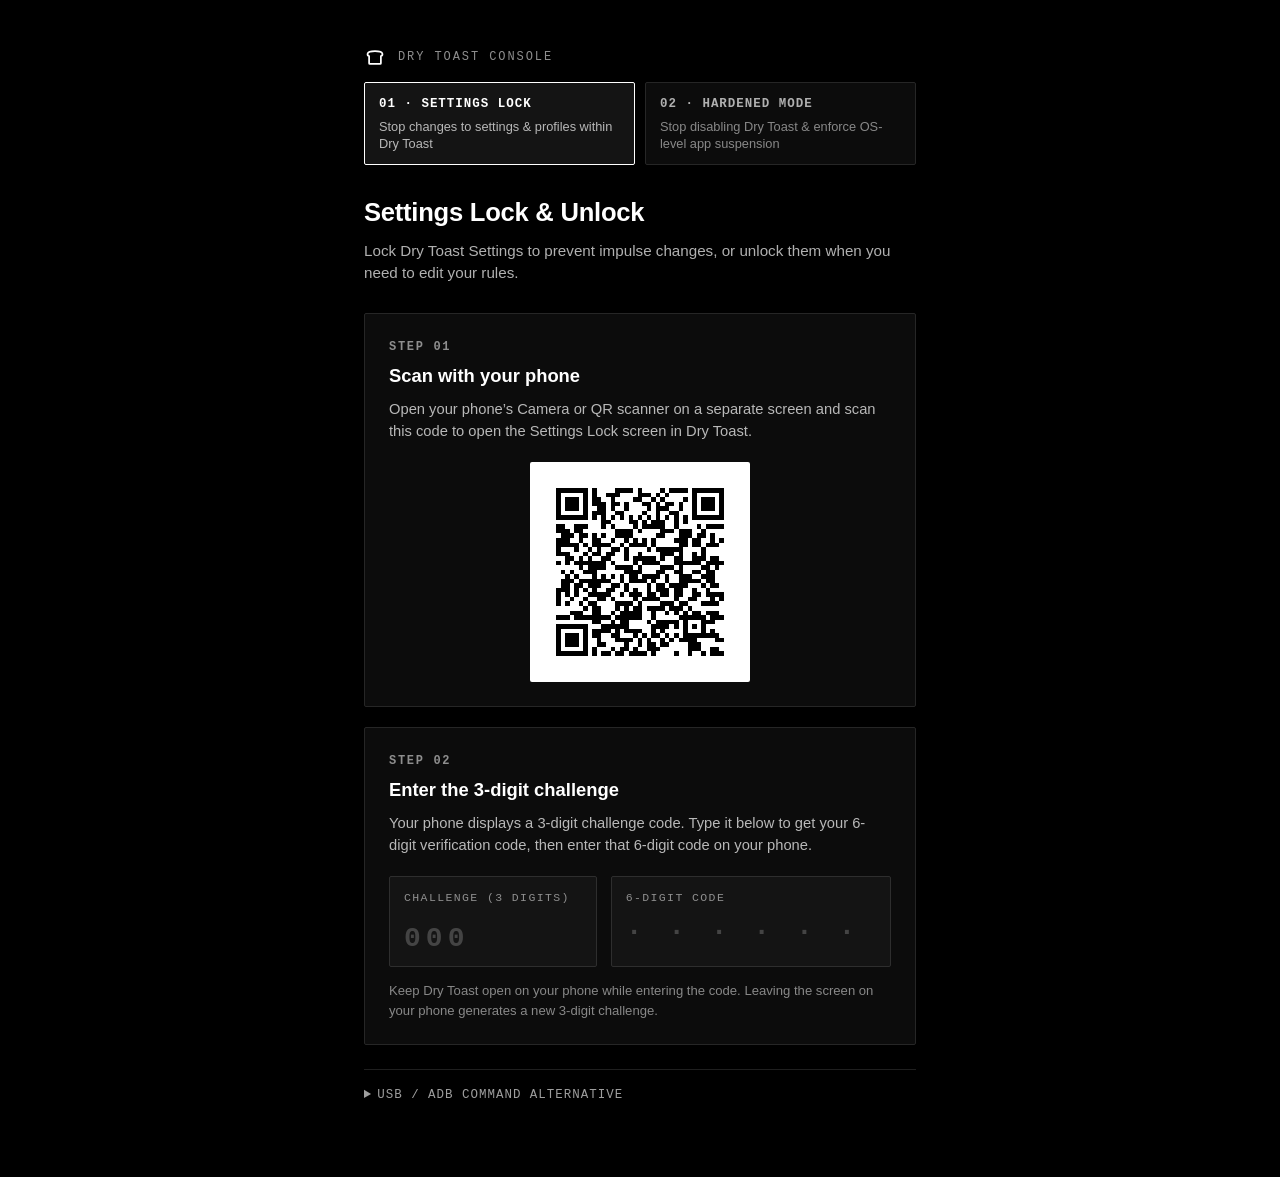
<file: site/console/index.html>
<!DOCTYPE html>
<html lang="en">
<head>
  <meta charset="UTF-8">
  <meta name="viewport" content="width=device-width, initial-scale=1.0">
  <meta name="robots" content="noindex, nofollow">
  <title>Settings Lock | Dry Toast Console</title>
  <link rel="icon" type="image/svg+xml" href="/favicon.svg">
  <style>
    * {
      box-sizing: border-box;
    }
    html, body {
      margin: 0;
      padding: 0;
      background-color: #000000;
      color: #ffffff;
      font-family: -apple-system, BlinkMacSystemFont, "Segoe UI", Roboto, Helvetica, Arial, sans-serif;
      font-size: 16px;
      line-height: 1.5;
      -webkit-font-smoothing: antialiased;
    }
    main {
      max-width: 600px;
      margin: 0 auto;
      padding: 48px 24px 72px;
    }
    .header {
      display: flex;
      align-items: center;
      gap: 12px;
      margin-bottom: 8px;
    }
    .caret {
      width: 22px;
      height: 15px;
      flex-shrink: 0;
    }
    .eyebrow {
      font-family: ui-monospace, SFMono-Regular, Menlo, Monaco, Consolas, monospace;
      font-size: 0.75rem;
      letter-spacing: 0.16em;
      color: #8e8e8e;
      text-transform: uppercase;
    }
    .mode-switcher {
      display: grid;
      grid-template-columns: 1fr 1fr;
      gap: 10px;
      margin-bottom: 28px;
    }
    @media (max-width: 480px) {
      .mode-switcher {
        grid-template-columns: 1fr;
      }
    }
    .mode-link {
      display: block;
      text-decoration: none;
      background: #0c0c0c;
      border: 1px solid #262626;
      border-radius: 2px;
      padding: 12px 14px;
      color: #b0b0b0;
      transition: border-color 120ms ease;
    }
    .mode-link:hover {
      border-color: #666666;
      color: #ffffff;
    }
    .mode-link.active {
      background: #141414;
      border-color: #ffffff;
      color: #ffffff;
    }
    .mode-link-title {
      display: block;
      font-family: ui-monospace, SFMono-Regular, Menlo, Monaco, Consolas, monospace;
      font-size: 0.78rem;
      font-weight: 700;
      letter-spacing: 0.08em;
      text-transform: uppercase;
      margin-bottom: 4px;
      color: inherit;
    }
    .mode-link-desc {
      display: block;
      font-size: 0.8rem;
      color: #888888;
      line-height: 1.35;
    }
    .mode-link.active .mode-link-desc {
      color: #b8b8b8;
    }
    h1 {
      font-size: 1.6rem;
      font-weight: 700;
      margin: 4px 0 8px;
      letter-spacing: -0.01em;
    }
    .subtitle {
      color: #b0b0b0;
      margin: 0 0 28px;
      font-size: 0.95rem;
    }
    .mobile-second-device-note {
      display: none;
      background: #141414;
      border: 1px solid #3a3a3a;
      border-radius: 2px;
      padding: 12px 14px;
      margin: 0 0 20px;
      font-size: 0.86rem;
      color: #d8d8d8;
    }
    .mobile-second-device-note code {
      font-family: ui-monospace, SFMono-Regular, Menlo, Monaco, Consolas, monospace;
      color: #ffffff;
    }
    @media (max-width: 600px) {
      .mobile-second-device-note {
        display: block;
      }
    }
    hr {
      border: 0;
      border-top: 1px solid #262626;
      margin: 28px 0;
    }
    .step-card {
      background: #0c0c0c;
      border: 1px solid #262626;
      border-radius: 2px;
      padding: 24px;
      margin-bottom: 20px;
    }
    .step-label {
      font-family: ui-monospace, SFMono-Regular, Menlo, Monaco, Consolas, monospace;
      font-size: 0.75rem;
      font-weight: 600;
      letter-spacing: 0.14em;
      color: #8e8e8e;
      text-transform: uppercase;
      margin: 0 0 6px;
    }
    h2 {
      font-size: 1.15rem;
      font-weight: 600;
      margin: 0 0 8px;
    }
    .step-desc {
      color: #b8b8b8;
      font-size: 0.92rem;
      margin: 0 0 20px;
    }
    .qr-wrap {
      display: flex;
      flex-direction: column;
      align-items: center;
      gap: 12px;
    }
    .qr-box {
      width: 220px;
      height: 220px;
      background: #ffffff;
      padding: 8px;
      border-radius: 2px;
      display: flex;
      align-items: center;
      justify-content: center;
    }
    .qr-box svg {
      width: 100%;
      height: 100%;
      display: block;
    }
    .generator-grid {
      display: grid;
      grid-template-columns: 1fr 1.35fr;
      gap: 14px;
      align-items: stretch;
    }
    @media (max-width: 480px) {
      .generator-grid {
        grid-template-columns: 1fr;
      }
    }
    .box-field {
      background: #141414;
      border: 1px solid #2e2e2e;
      border-radius: 2px;
      padding: 12px 14px;
      display: flex;
      flex-direction: column;
      justify-content: space-between;
    }
    .box-field:focus-within {
      border-color: #ffffff;
    }
    .field-label {
      font-family: ui-monospace, SFMono-Regular, Menlo, Monaco, Consolas, monospace;
      font-size: 0.72rem;
      letter-spacing: 0.12em;
      color: #8e8e8e;
      text-transform: uppercase;
      margin-bottom: 6px;
    }
    .challenge-input {
      width: 100%;
      background: transparent;
      border: none;
      outline: none;
      color: #ffffff;
      font-family: ui-monospace, SFMono-Regular, Menlo, Monaco, Consolas, monospace;
      font-size: 1.75rem;
      font-weight: 700;
      letter-spacing: 0.18em;
      padding: 0;
    }
    .challenge-input::placeholder {
      color: #444444;
    }
    .response-value {
      font-family: ui-monospace, SFMono-Regular, Menlo, Monaco, Consolas, monospace;
      font-size: 1.75rem;
      font-weight: 700;
      letter-spacing: 0.16em;
      color: #ffffff;
      user-select: all;
    }
    .response-value.placeholder {
      color: #444444;
    }
    .note {
      font-size: 0.82rem;
      color: #888888;
      margin: 14px 0 0;
    }
    details {
      margin-top: 24px;
      border-top: 1px solid #1f1f1f;
      padding-top: 16px;
      color: #8e8e8e;
      font-size: 0.85rem;
    }
    summary {
      cursor: pointer;
      font-family: ui-monospace, SFMono-Regular, Menlo, Monaco, Consolas, monospace;
      font-size: 0.78rem;
      letter-spacing: 0.08em;
      text-transform: uppercase;
      color: #9e9e9e;
    }
    pre {
      background: #0c0c0c;
      border: 1px solid #262626;
      padding: 12px;
      overflow-x: auto;
      color: #d8d8d8;
      font-family: ui-monospace, SFMono-Regular, Menlo, Monaco, Consolas, monospace;
      font-size: 0.78rem;
      line-height: 1.5;
      margin: 12px 0 0;
    }
  </style>
</head>
<body>
  <main>
    <div class="header" style="margin-bottom: 16px;">
      <svg class="caret" viewBox="22 25 64 56" aria-hidden="true">
        <path fill="none" stroke="#ffffff" stroke-width="6.5" stroke-linejoin="round" d="M35,77 C33.3,77 32,75.7 32,74 L32,48 C27.5,46.8 25.5,43 26.5,38.5 C27.8,32.5 36.5,29 54,29 C71.5,29 80.2,32.5 81.5,38.5 C82.5,43 80.5,46.8 76,48 L76,74 C76,75.7 74.7,77 73,77 Z"/>
      </svg>
      <span class="eyebrow">Dry Toast Console</span>
    </div>

    <nav class="mode-switcher" aria-label="Console mode selector">
      <a class="mode-link active" href="/console" aria-current="page">
        <span class="mode-link-title">01 · Settings Lock</span>
        <span class="mode-link-desc">Stop changes to settings &amp; profiles within Dry Toast</span>
      </a>
      <a class="mode-link" href="/console/hardening">
        <span class="mode-link-title">02 · Hardened Mode</span>
        <span class="mode-link-desc">Stop disabling Dry Toast &amp; enforce OS-level app suspension</span>
      </a>
    </nav>

    <h1>Settings Lock &amp; Unlock</h1>
    <p class="subtitle">Lock Dry Toast Settings to prevent impulse changes, or unlock them when you need to edit your rules.</p>

    <div class="mobile-second-device-note" role="note">
      <strong>Viewing on your phone?</strong> Open <code>drytoast.app/console</code> on a computer or second screen so you can scan the QR code below with this phone.
    </div>

    <!-- STEP 1: QR CODE -->
    <section class="step-card">
      <p class="step-label">Step 01</p>
      <h2>Scan with your phone</h2>
      <p class="step-desc">Open your phone’s Camera or QR scanner on a separate screen and scan this code to open the Settings Lock screen in Dry Toast.</p>
      <div class="qr-wrap">
        <div class="qr-box" role="img" aria-label="QR code for Dry Toast Settings Lock deep link">
          <svg xmlns="http://www.w3.org/2000/svg" width="360" height="360" viewBox="0 0 360 360" shape-rendering="crispEdges" role="img" aria-label="QR Code"><rect width="360" height="360" fill="#ffffff"/><path d="M32,32h56v8h-56zM96,32h8v8h-8zM136,32h32v8h-32zM176,32h8v8h-8zM216,32h8v8h-8zM232,32h32v8h-32zM272,32h56v8h-56zM32,40h8v8h-8zM80,40h8v8h-8zM96,40h8v8h-8zM120,40h24v8h-24zM176,40h24v8h-24zM208,40h8v8h-8zM224,40h8v8h-8zM272,40h8v8h-8zM320,40h8v8h-8zM32,48h8v8h-8zM48,48h24v8h-24zM80,48h8v8h-8zM96,48h16v8h-16zM128,48h8v8h-8zM168,48h16v8h-16zM200,48h8v8h-8zM216,48h8v8h-8zM256,48h8v8h-8zM272,48h8v8h-8zM288,48h24v8h-24zM320,48h8v8h-8zM32,56h8v8h-8zM48,56h24v8h-24zM80,56h8v8h-8zM96,56h24v8h-24zM128,56h16v8h-16zM152,56h8v8h-8zM184,56h16v8h-16zM208,56h8v8h-8zM224,56h16v8h-16zM248,56h8v8h-8zM272,56h8v8h-8zM288,56h24v8h-24zM320,56h8v8h-8zM32,64h8v8h-8zM48,64h24v8h-24zM80,64h8v8h-8zM104,64h16v8h-16zM128,64h8v8h-8zM152,64h8v8h-8zM192,64h8v8h-8zM208,64h24v8h-24zM248,64h8v8h-8zM272,64h8v8h-8zM288,64h24v8h-24zM320,64h8v8h-8zM32,72h8v8h-8zM80,72h8v8h-8zM96,72h24v8h-24zM136,72h16v8h-16zM184,72h8v8h-8zM208,72h8v8h-8zM232,72h16v8h-16zM272,72h8v8h-8zM320,72h8v8h-8zM32,80h56v8h-56zM96,80h8v8h-8zM112,80h8v8h-8zM128,80h8v8h-8zM144,80h8v8h-8zM160,80h8v8h-8zM176,80h8v8h-8zM192,80h8v8h-8zM208,80h8v8h-8zM224,80h8v8h-8zM240,80h8v8h-8zM256,80h8v8h-8zM272,80h56v8h-56zM112,88h16v8h-16zM160,88h16v8h-16zM184,88h8v8h-8zM200,88h24v8h-24zM240,88h8v8h-8zM256,88h8v8h-8zM32,96h16v8h-16zM64,96h24v8h-24zM112,96h8v8h-8zM128,96h8v8h-8zM168,96h8v8h-8zM184,96h40v8h-40zM240,96h8v8h-8zM280,96h8v8h-8zM296,96h32v8h-32zM32,104h24v8h-24zM64,104h16v8h-16zM136,104h32v8h-32zM176,104h8v8h-8zM216,104h24v8h-24zM248,104h24v8h-24zM288,104h8v8h-8zM40,112h24v8h-24zM72,112h16v8h-16zM96,112h8v8h-8zM112,112h8v8h-8zM136,112h32v8h-32zM208,112h16v8h-16zM248,112h24v8h-24zM280,112h16v8h-16zM304,112h8v8h-8zM32,120h24v8h-24zM72,120h8v8h-8zM96,120h16v8h-16zM128,120h8v8h-8zM152,120h8v8h-8zM168,120h8v8h-8zM184,120h8v8h-8zM200,120h8v8h-8zM240,120h24v8h-24zM272,120h16v8h-16zM304,120h8v8h-8zM320,120h8v8h-8zM32,128h40v8h-40zM80,128h8v8h-8zM96,128h32v8h-32zM144,128h8v8h-8zM160,128h32v8h-32zM200,128h8v8h-8zM248,128h16v8h-16zM272,128h16v8h-16zM296,128h24v8h-24zM32,136h8v8h-8zM64,136h8v8h-8zM88,136h8v8h-8zM104,136h8v8h-8zM128,136h16v8h-16zM152,136h8v8h-8zM192,136h8v8h-8zM208,136h48v8h-48zM288,136h8v8h-8zM32,144h24v8h-24zM80,144h8v8h-8zM96,144h16v8h-16zM120,144h16v8h-16zM152,144h8v8h-8zM176,144h8v8h-8zM216,144h24v8h-24zM248,144h8v8h-8zM272,144h8v8h-8zM288,144h8v8h-8zM48,152h16v8h-16zM72,152h8v8h-8zM88,152h8v8h-8zM112,152h16v8h-16zM152,152h8v8h-8zM168,152h40v8h-40zM216,152h8v8h-8zM240,152h16v8h-16zM272,152h24v8h-24zM304,152h16v8h-16zM32,160h8v8h-8zM48,160h8v8h-8zM64,160h56v8h-56zM128,160h8v8h-8zM168,160h8v8h-8zM184,160h32v8h-32zM240,160h48v8h-48zM296,160h32v8h-32zM72,168h8v8h-8zM88,168h32v8h-32zM136,168h32v8h-32zM176,168h8v8h-8zM216,168h24v8h-24zM248,168h8v8h-8zM288,168h16v8h-16zM312,168h8v8h-8zM40,176h8v8h-8zM56,176h8v8h-8zM80,176h24v8h-24zM152,176h32v8h-32zM208,176h16v8h-16zM240,176h16v8h-16zM272,176h16v8h-16zM296,176h16v8h-16zM48,184h8v8h-8zM64,184h8v8h-8zM96,184h8v8h-8zM112,184h8v8h-8zM128,184h8v8h-8zM144,184h8v8h-8zM160,184h16v8h-16zM184,184h32v8h-32zM224,184h8v8h-8zM248,184h24v8h-24zM288,184h24v8h-24zM40,192h24v8h-24zM72,192h56v8h-56zM144,192h8v8h-8zM160,192h32v8h-32zM200,192h8v8h-8zM224,192h8v8h-8zM248,192h40v8h-40zM296,192h16v8h-16zM40,200h16v8h-16zM64,200h16v8h-16zM88,200h24v8h-24zM128,200h16v8h-16zM152,200h8v8h-8zM192,200h8v8h-8zM208,200h16v8h-16zM232,200h32v8h-32zM288,200h8v8h-8zM304,200h16v8h-16zM32,208h24v8h-24zM64,208h8v8h-8zM80,208h8v8h-8zM96,208h8v8h-8zM120,208h16v8h-16zM152,208h8v8h-8zM168,208h8v8h-8zM192,208h8v8h-8zM208,208h24v8h-24zM240,208h16v8h-16zM272,208h8v8h-8zM296,208h8v8h-8zM32,216h8v8h-8zM48,216h8v8h-8zM64,216h8v8h-8zM88,216h40v8h-40zM144,216h8v8h-8zM160,216h24v8h-24zM192,216h16v8h-16zM216,216h16v8h-16zM240,216h16v8h-16zM272,216h16v8h-16zM296,216h32v8h-32zM32,224h8v8h-8zM56,224h8v8h-8zM80,224h8v8h-8zM104,224h16v8h-16zM128,224h8v8h-8zM168,224h8v8h-8zM184,224h32v8h-32zM240,224h8v8h-8zM264,224h16v8h-16zM304,224h8v8h-8zM320,224h8v8h-8zM32,232h8v8h-8zM48,232h8v8h-8zM72,232h8v8h-8zM88,232h16v8h-16zM136,232h32v8h-32zM176,232h8v8h-8zM216,232h24v8h-24zM248,232h16v8h-16zM288,232h32v8h-32zM80,240h8v8h-8zM96,240h16v8h-16zM136,240h8v8h-8zM152,240h8v8h-8zM168,240h16v8h-16zM192,240h32v8h-32zM232,240h24v8h-24zM264,240h8v8h-8zM56,248h24v8h-24zM96,248h16v8h-16zM128,248h8v8h-8zM144,248h40v8h-40zM200,248h8v8h-8zM224,248h8v8h-8zM240,248h8v8h-8zM256,248h8v8h-8zM272,248h16v8h-16zM296,248h24v8h-24zM32,256h24v8h-24zM64,256h64v8h-64zM136,256h48v8h-48zM200,256h8v8h-8zM248,256h48v8h-48zM304,256h24v8h-24zM96,264h16v8h-16zM128,264h8v8h-8zM144,264h16v8h-16zM192,264h8v8h-8zM208,264h40v8h-40zM256,264h8v8h-8zM288,264h24v8h-24zM32,272h56v8h-56zM112,272h48v8h-48zM200,272h32v8h-32zM240,272h8v8h-8zM256,272h8v8h-8zM272,272h8v8h-8zM288,272h8v8h-8zM32,280h8v8h-8zM80,280h8v8h-8zM96,280h32v8h-32zM136,280h8v8h-8zM152,280h32v8h-32zM200,280h8v8h-8zM216,280h8v8h-8zM256,280h8v8h-8zM288,280h8v8h-8zM304,280h8v8h-8zM32,288h8v8h-8zM48,288h24v8h-24zM80,288h8v8h-8zM96,288h16v8h-16zM128,288h16v8h-16zM168,288h8v8h-8zM184,288h8v8h-8zM200,288h16v8h-16zM224,288h8v8h-8zM240,288h8v8h-8zM256,288h64v8h-64zM32,296h8v8h-8zM48,296h24v8h-24zM80,296h8v8h-8zM104,296h8v8h-8zM136,296h32v8h-32zM176,296h8v8h-8zM192,296h8v8h-8zM216,296h8v8h-8zM232,296h8v8h-8zM248,296h32v8h-32zM312,296h16v8h-16zM32,304h8v8h-8zM48,304h24v8h-24zM80,304h8v8h-8zM104,304h16v8h-16zM152,304h8v8h-8zM176,304h8v8h-8zM192,304h16v8h-16zM216,304h16v8h-16zM264,304h24v8h-24zM32,312h8v8h-8zM80,312h8v8h-8zM96,312h8v8h-8zM128,312h8v8h-8zM144,312h16v8h-16zM168,312h8v8h-8zM192,312h24v8h-24zM264,312h24v8h-24zM304,312h16v8h-16zM32,320h56v8h-56zM96,320h8v8h-8zM112,320h16v8h-16zM136,320h16v8h-16zM160,320h32v8h-32zM200,320h8v8h-8zM240,320h8v8h-8zM264,320h8v8h-8zM288,320h8v8h-8zM304,320h24v8h-24z" fill="#000000"/></svg>
        </div>
      </div>
    </section>

    <!-- STEP 2: CHALLENGE -> 6-DIGIT CODE -->
    <section class="step-card">
      <p class="step-label">Step 02</p>
      <h2>Enter the 3-digit challenge</h2>
      <p class="step-desc">Your phone displays a 3-digit challenge code. Type it below to get your 6-digit verification code, then enter that 6-digit code on your phone.</p>

      <div class="generator-grid">
        <label class="box-field" for="challenge-input">
          <span class="field-label">Challenge (3 digits)</span>
          <input
            id="challenge-input"
            class="challenge-input"
            type="text"
            inputmode="numeric"
            autocomplete="off"
            maxlength="3"
            placeholder="000"
            aria-label="3-digit challenge code from phone"
          />
        </label>

        <div class="box-field">
          <span class="field-label">6-Digit Code</span>
          <div id="response-output" class="response-value placeholder" aria-live="polite">· · · · · ·</div>
        </div>
      </div>

      <p class="note">Keep Dry Toast open on your phone while entering the code. Leaving the screen on your phone generates a new 3-digit challenge.</p>
    </section>

    <details>
      <summary>USB / ADB command alternative</summary>
      <pre># Lock Dry Toast Settings
adb shell am broadcast -a com.garan.drytoast.action.LOCK_SETTINGS -n com.garan.drytoast/.settings.SettingsLockReceiver

# Unlock Dry Toast Settings
adb shell am broadcast -a com.garan.drytoast.action.UNLOCK_SETTINGS -n com.garan.drytoast/.settings.SettingsLockReceiver</pre>
    </details>
  </main>

  <script>
    (function () {
      const SECRET = "drytoast-v1-shared-totp-key-9f4b2c8e1d7a6053c8b4e2f1a9d07635";
      const DOMAIN = "settings-lock";
      const input = document.getElementById("challenge-input");
      const output = document.getElementById("response-output");

      async function computeUnlockCode(challenge, epochMillis) {
        const bucket = Math.floor(epochMillis / 300000);
        const msg = new TextEncoder().encode(bucket + ":" + DOMAIN + ":" + challenge);
        const keyData = new TextEncoder().encode(SECRET);
        const key = await crypto.subtle.importKey(
          "raw",
          keyData,
          { name: "HMAC", hash: "SHA-256" },
          false,
          ["sign"]
        );
        const sig = await crypto.subtle.sign("HMAC", key, msg);
        const uint31 = new DataView(sig).getUint32(0, false) & 0x7fffffff;
        return String(uint31 % 1000000).padStart(6, "0");
      }

      async function updateCode() {
        const cleaned = input.value.replace(/\D/g, "").slice(0, 3);
        if (input.value !== cleaned) {
          input.value = cleaned;
        }
        if (cleaned.length !== 3) {
          output.textContent = "· · · · · ·";
          output.classList.add("placeholder");
          return;
        }
        const code = await computeUnlockCode(cleaned, Date.now());
        output.textContent = code.split("").join(" ");
        output.classList.remove("placeholder");
      }

      input.addEventListener("input", updateCode);
      // Re-evaluate every 15 seconds in case a 5-minute UTC window rolls over while viewing
      setInterval(updateCode, 15000);
    })();
  </script>
</body>
</html>
</file>
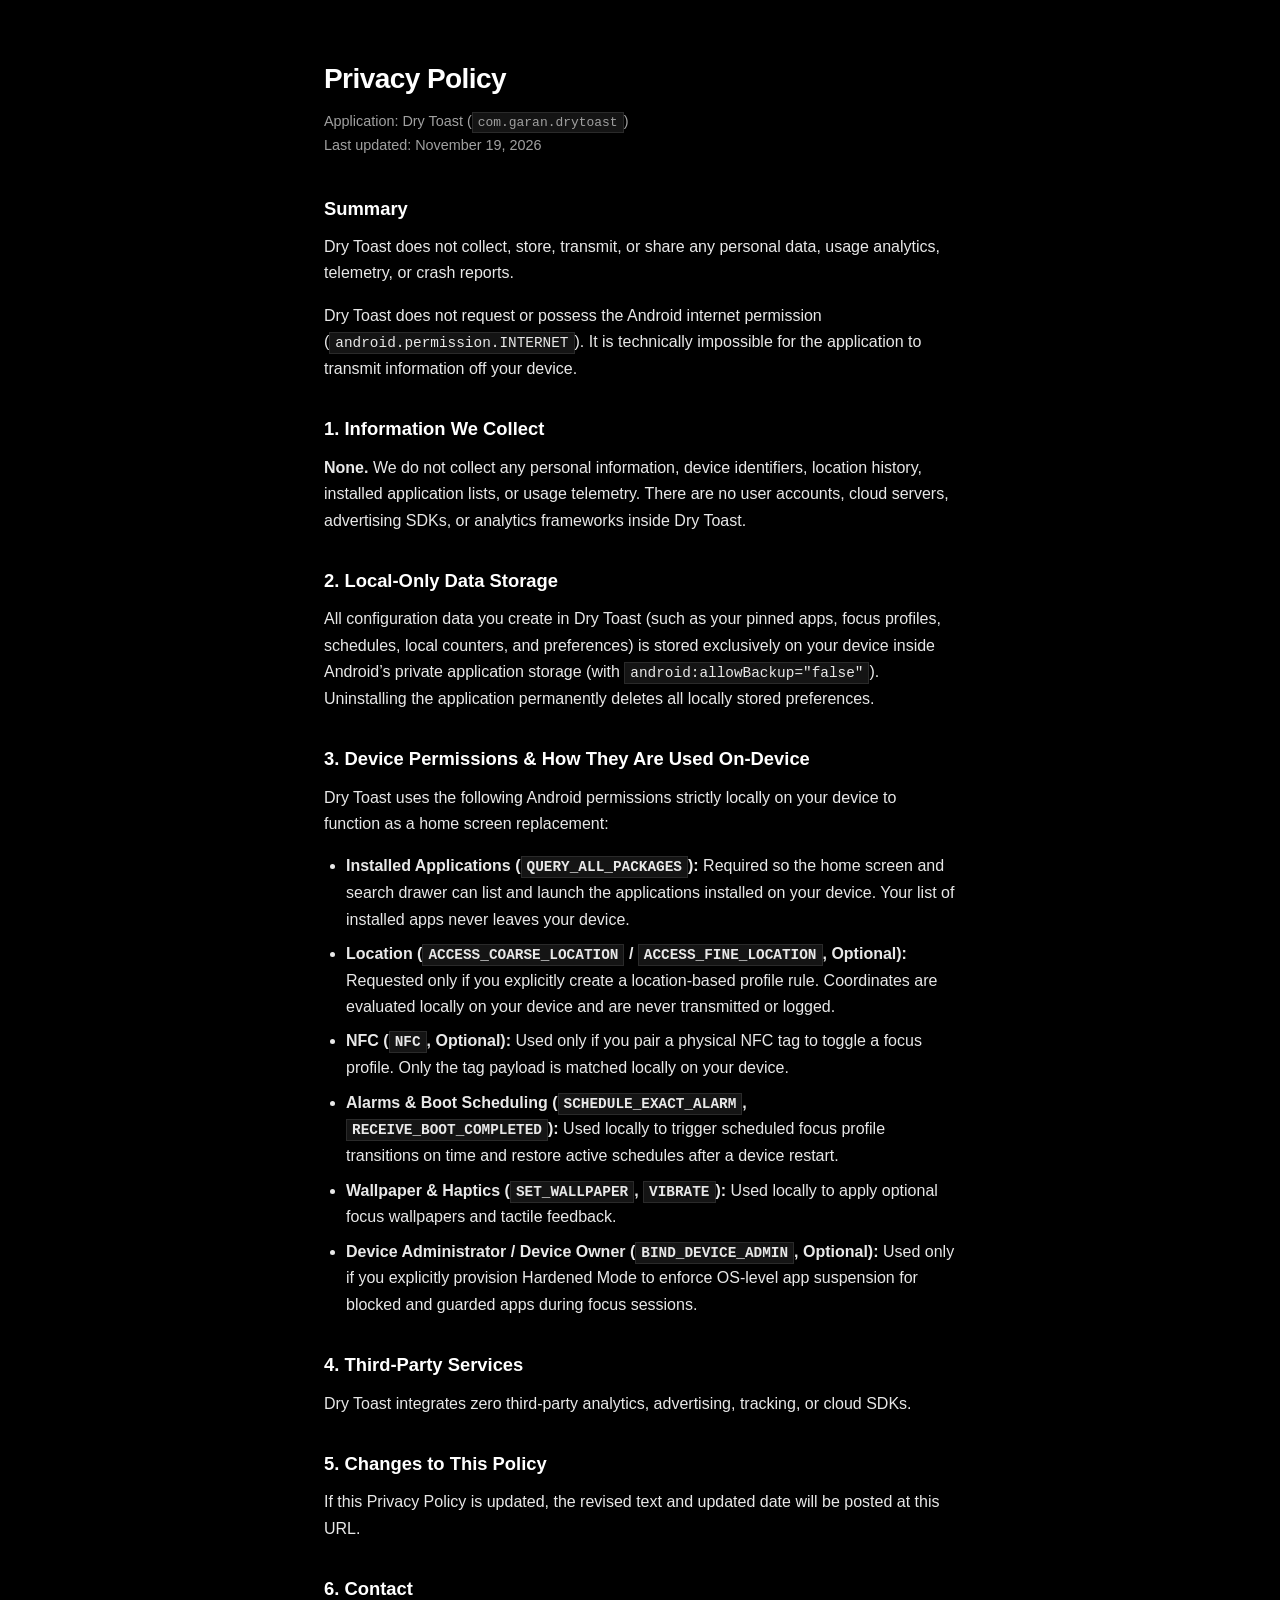
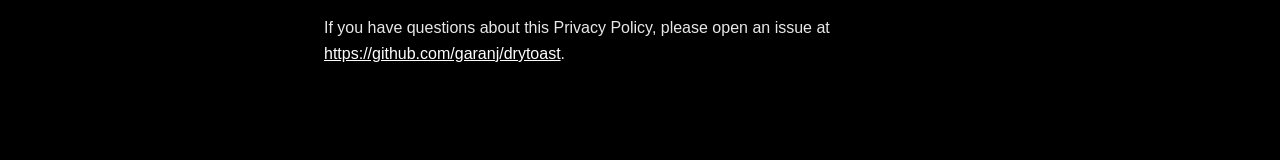
<file: site/privacy-policy.html>
<!DOCTYPE html>
<html lang="en">
<head>
  <meta charset="UTF-8">
  <meta name="viewport" content="width=device-width, initial-scale=1.0">
  <title>Privacy Policy | Dry Toast</title>
  <meta name="description" content="Privacy Policy for Dry Toast (com.garan.drytoast). Zero data collection, zero internet permission, 100% offline.">
  <link rel="icon" type="image/svg+xml" href="/favicon.svg">
  <style>
    * {
      box-sizing: border-box;
    }
    html, body {
      margin: 0;
      padding: 0;
      background-color: #000000;
      color: #ffffff;
      font-family: -apple-system, BlinkMacSystemFont, "Segoe UI", Roboto, Helvetica, Arial, sans-serif;
      font-size: 16px;
      line-height: 1.65;
      -webkit-font-smoothing: antialiased;
    }
    main {
      max-width: 680px;
      margin: 0 auto;
      padding: 56px 24px 80px;
    }
    h1 {
      font-size: 1.75rem;
      font-weight: 700;
      margin: 0 0 8px;
      letter-spacing: -0.02em;
    }
    .updated {
      color: #a0a0a0;
      font-size: 0.9rem;
      margin: 0 0 36px;
    }
    h2 {
      font-size: 1.15rem;
      font-weight: 600;
      margin: 32px 0 10px;
    }
    p, ul {
      margin: 0 0 16px;
      color: #e8e8e8;
    }
    ul {
      padding-left: 22px;
    }
    li {
      margin-bottom: 8px;
    }
    code {
      font-family: ui-monospace, SFMono-Regular, Menlo, Monaco, Consolas, monospace;
      font-size: 0.9em;
      background: #141414;
      padding: 2px 5px;
      border: 1px solid #2a2a2a;
    }
    a {
      color: #ffffff;
      text-decoration: underline;
    }
  </style>
</head>
<body>
  <main>
    <h1>Privacy Policy</h1>
    <p class="updated">Application: Dry Toast (<code>com.garan.drytoast</code>)<br>Last updated: November 19, 2026</p>

    <h2>Summary</h2>
    <p>
      Dry Toast does not collect, store, transmit, or share any personal data, usage analytics, telemetry, or crash reports.
    </p>
    <p>
      Dry Toast does not request or possess the Android internet permission (<code>android.permission.INTERNET</code>). It is technically impossible for the application to transmit information off your device.
    </p>

    <h2>1. Information We Collect</h2>
    <p>
      <strong>None.</strong> We do not collect any personal information, device identifiers, location history, installed application lists, or usage telemetry. There are no user accounts, cloud servers, advertising SDKs, or analytics frameworks inside Dry Toast.
    </p>

    <h2>2. Local-Only Data Storage</h2>
    <p>
      All configuration data you create in Dry Toast (such as your pinned apps, focus profiles, schedules, local counters, and preferences) is stored exclusively on your device inside Android’s private application storage (with <code>android:allowBackup="false"</code>). Uninstalling the application permanently deletes all locally stored preferences.
    </p>

    <h2>3. Device Permissions &amp; How They Are Used On-Device</h2>
    <p>
      Dry Toast uses the following Android permissions strictly locally on your device to function as a home screen replacement:
    </p>
    <ul>
      <li><strong>Installed Applications (<code>QUERY_ALL_PACKAGES</code>):</strong> Required so the home screen and search drawer can list and launch the applications installed on your device. Your list of installed apps never leaves your device.</li>
      <li><strong>Location (<code>ACCESS_COARSE_LOCATION</code> / <code>ACCESS_FINE_LOCATION</code>, Optional):</strong> Requested only if you explicitly create a location-based profile rule. Coordinates are evaluated locally on your device and are never transmitted or logged.</li>
      <li><strong>NFC (<code>NFC</code>, Optional):</strong> Used only if you pair a physical NFC tag to toggle a focus profile. Only the tag payload is matched locally on your device.</li>
      <li><strong>Alarms &amp; Boot Scheduling (<code>SCHEDULE_EXACT_ALARM</code>, <code>RECEIVE_BOOT_COMPLETED</code>):</strong> Used locally to trigger scheduled focus profile transitions on time and restore active schedules after a device restart.</li>
      <li><strong>Wallpaper &amp; Haptics (<code>SET_WALLPAPER</code>, <code>VIBRATE</code>):</strong> Used locally to apply optional focus wallpapers and tactile feedback.</li>
      <li><strong>Device Administrator / Device Owner (<code>BIND_DEVICE_ADMIN</code>, Optional):</strong> Used only if you explicitly provision Hardened Mode to enforce OS-level app suspension for blocked and guarded apps during focus sessions.</li>
    </ul>

    <h2>4. Third-Party Services</h2>
    <p>
      Dry Toast integrates zero third-party analytics, advertising, tracking, or cloud SDKs.
    </p>

    <h2>5. Changes to This Policy</h2>
    <p>
      If this Privacy Policy is updated, the revised text and updated date will be posted at this URL.
    </p>

    <h2>6. Contact</h2>
    <p>
      If you have questions about this Privacy Policy, please open an issue at <a href="https://github.com/garanj/drytoast">https://github.com/garanj/drytoast</a>.
    </p>
  </main>
</body>
</html>
</file>
